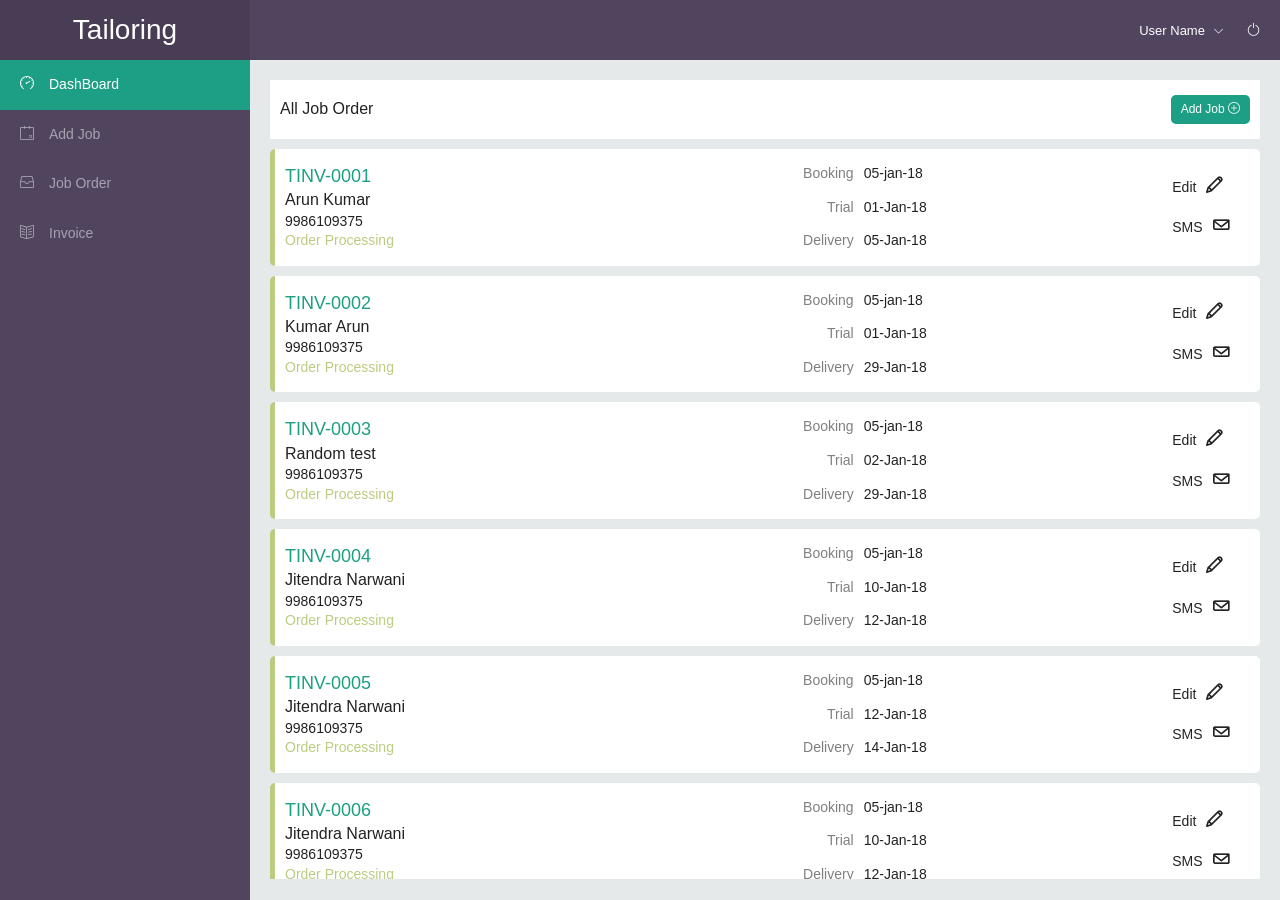
<file: index.html>
<!doctype html>
<html class="no-js" lang="">
    <head>
        <meta charset="utf-8">
        <meta http-equiv="x-ua-compatible" content="ie=edge">
        <title>Dashboard</title>
        <meta name="description" content="">
        <meta name="viewport" content="width=device-width, initial-scale=1, maximum-scale=1, user-scalable=0"/> 

        <link rel="stylesheet" href="css/normalize.css">
        <link rel="stylesheet" href="css/main.css">
        <link rel="stylesheet" href="css/simple-line-icons.css">        
    </head>
    <body>
        <!--[if lte IE 9]>
            <p class="browserupgrade">You are using an <strong>outdated</strong> browser. Please <a href="https://browsehappy.com/">upgrade your browser</a> to improve your experience and security.</p>
        <![endif]-->
        <div class="wrap">
            <header>
                <div class="logo">
                    <h2>Tailoring</h2>
                </div>
                <div class="menu-bar">
                    <i class="icon-menu"></i>
                    <h2>Tailoring</h2>
                </div>
                <div class="user-settings">
                    <ul>
                        <li>User Name <i class="icon-arrow-down"></i></li>
                        <li><i class="icon-power"></i></li>
                    </ul>
                </div>                
            </header>
            <nav>
                <!-- <button class="add-job">Add Job <i class="icon-plus"></i></button> -->
                <ul>
                    <li class="active"><a href="index.html"><i class="icon-speedometer"></i>DashBoard</a></li>
                    <li><a href="add-job.html"><i class="icon-event"></i>Add Job</a></li>
                    <li><a href="#"><i class="icon-drawer"></i>Job Order</a></li>
                    <li><a href="#"><i class="icon-book-open"></i>Invoice</a></li>
                </ul>
            </nav>
            <section class="content">
                <div class="content-wrap list-wrap">
                    <div class="job-list-wrap">
                        <div class="job-top">
                            <h2>All Job Order</h2>
                            <button class="add-job">Add Job <i class="icon-plus"></i></button>
                        </div>
                        <div class="job-list-bottom">
                            <ul>
                                <li class="ready-progress">
                                    <div class="job-wrap">
                                        <div class="job-details ">
                                            <p class="customer-id"># TINV-0001</p>
                                            <p class="customer-name">Adam Clark</p>
                                            <p class="customer-mobile">9986109375</p>
                                            <p class="job-progress">Ready for Trail</p>
                                        </div>
                                        <div class="job-dates">
                                             <p class="job-booking-date"><span>Booking</span><span class="date-text">05-jan-2018</span></p>
                                             <p class="job-trial-date"><span>Trial</span><span class="date-text">05-jan-2018</span></p>
                                             <p class="job-delivery-date"><span>Delivery </span><span class="date-text">05-jan-2018</span></p>
                                        </div>
                                    </div>
                                    <div class="job-tool">
                                         <p class="job-edit">Edit<i class="icon-pencil"></i></p>
                                         <p class="job-sms">SMS<i class="icon-envelope"></i></p>
                                    </div>
                                </li>
                                 <li class="ready-progress">
                                    <div class="job-wrap">
                                        <div class="job-details ">
                                            <p class="customer-id"># TINV-0001</p>
                                            <p class="customer-name">Adam Clark</p>
                                            <p class="customer-mobile">9986109375</p>
                                            <p class="job-progress">Ready for Trail</p>
                                        </div>
                                        <div class="job-dates">
                                             <p class="job-booking-date"><span>Booking</span><span class="date-text">05-jan-2018</span></p>
                                             <p class="job-trial-date"><span>Trial</span><span class="date-text">05-jan-2018</span></p>
                                             <p class="job-delivery-date"><span>Delivery </span><span class="date-text">05-jan-2018</span></p>
                                        </div>
                                    </div>
                                    <div class="job-tool">
                                         <p class="job-edit">SMS<i class="icon-pencil"></i></p>
                                         <p class="job-sms">Eidt<i class="icon-envelope"></i></p>
                                    </div>
                                </li>
                                 <li class="ready-progress">
                                    <div class="job-wrap">
                                        <div class="job-details ">
                                            <p class="customer-id"># TINV-0001</p>
                                            <p class="customer-name">Adam Clark</p>
                                            <p class="customer-mobile">9986109375</p>
                                            <p class="job-progress">Ready for Trail</p>
                                        </div>
                                        <div class="job-dates">
                                             <p class="job-booking-date"><span>Booking</span><span class="date-text">05-jan-2018</span></p>
                                             <p class="job-trial-date"><span>Trial</span><span class="date-text">05-jan-2018</span></p>
                                             <p class="job-delivery-date"><span>Delivery </span><span class="date-text">05-jan-2018</span></p>
                                        </div>
                                    </div>
                                    <div class="job-tool">
                                         <p class="job-edit">SMS<i class="icon-pencil"></i></p>
                                         <p class="job-sms">Eidt<i class="icon-envelope"></i></p>
                                    </div>
                                </li>
                                 <li class="ready-progress">
                                    <div class="job-wrap">
                                        <div class="job-details ">
                                            <p class="customer-id"># TINV-0001</p>
                                            <p class="customer-name">Adam Clark</p>
                                            <p class="customer-mobile">9986109375</p>
                                            <p class="job-progress">Ready for Trail</p>
                                        </div>
                                        <div class="job-dates">
                                             <p class="job-booking-date"><span>Booking Date</span><span class="date-text">05-jan-2018</span></p>
                                             <p class="job-trial-date"><span>Trial Date</span><span class="date-text">05-jan-2018</span></p>
                                             <p class="job-delivery-date"><span>Delivery Date</span><span class="date-text">05-jan-2018</span></p>
                                        </div>
                                    </div>
                                    <div class="job-tool">
                                         <p class="job-edit">SMS<i class="icon-pencil"></i></p>
                                         <p class="job-sms">Eidt<i class="icon-envelope"></i></p>
                                    </div>
                                </li>
                                 <li class="ready-progress">
                                    <div class="job-wrap">
                                        <div class="job-details ">
                                            <p class="customer-id"># TINV-0001</p>
                                            <p class="customer-name">Adam Clark</p>
                                            <p class="customer-mobile">9986109375</p>
                                            <p class="job-progress">Ready for Trail</p>
                                        </div>
                                        <div class="job-dates">
                                             <p class="job-booking-date"><span>Booking Date</span><span class="date-text">05-jan-2018</span></p>
                                             <p class="job-trial-date"><span>Trial Date</span><span class="date-text">05-jan-2018</span></p>
                                             <p class="job-delivery-date"><span>Delivery Date</span><span class="date-text">05-jan-2018</span></p>
                                        </div>
                                    </div>
                                    <div class="job-tool">
                                         <p class="job-edit">SMS<i class="icon-pencil"></i></p>
                                         <p class="job-sms">Eidt<i class="icon-envelope"></i></p>
                                    </div>
                                </li>
                                 <li class="ready-progress">
                                    <div class="job-wrap">
                                        <div class="job-details ">
                                            <p class="customer-id"># TINV-0001</p>
                                            <p class="customer-name">Adam Clark</p>
                                            <p class="customer-mobile">9986109375</p>
                                            <p class="job-progress">Ready for Trail</p>
                                        </div>
                                        <div class="job-dates">
                                             <p class="job-booking-date"><span>Booking Date</span><span class="date-text">05-jan-2018</span></p>
                                             <p class="job-trial-date"><span>Trial Date</span><span class="date-text">05-jan-2018</span></p>
                                             <p class="job-delivery-date"><span>Delivery Date</span><span class="date-text">05-jan-2018</span></p>
                                        </div>
                                    </div>
                                    <div class="job-tool">
                                         <p class="job-edit">SMS<i class="icon-pencil"></i></p>
                                         <p class="job-sms">Eidt<i class="icon-envelope"></i></p>
                                    </div>
                                </li>
                                 <li class="ready-progress">
                                    <div class="job-wrap">
                                        <div class="job-details ">
                                            <p class="customer-id"># TINV-0001</p>
                                            <p class="customer-name">Adam Clark</p>
                                            <p class="customer-mobile">9986109375</p>
                                            <p class="job-progress">Ready for Trail</p>
                                        </div>
                                        <div class="job-dates">
                                             <p class="job-booking-date"><span>Booking Date</span><span class="date-text">05-jan-2018</span></p>
                                             <p class="job-trial-date"><span>Trial Date</span><span class="date-text">05-jan-2018</span></p>
                                             <p class="job-delivery-date"><span>Delivery Date</span><span class="date-text">05-jan-2018</span></p>
                                        </div>
                                    </div>
                                    <div class="job-tool">
                                         <p class="job-edit">SMS<i class="icon-pencil"></i></p>
                                         <p class="job-sms">Eidt<i class="icon-envelope"></i></p>
                                    </div>
                                </li>
                                 <li class="ready-progress">
                                    <div class="job-wrap">
                                        <div class="job-details ">
                                            <p class="customer-id"># TINV-0001</p>
                                            <p class="customer-name">Adam Clark</p>
                                            <p class="customer-mobile">9986109375</p>
                                            <p class="job-progress">Ready for Trail</p>
                                        </div>
                                        <div class="job-dates">
                                             <p class="job-booking-date"><span>Booking Date</span><span class="date-text">05-jan-2018</span></p>
                                             <p class="job-trial-date"><span>Trial Date</span><span class="date-text">05-jan-2018</span></p>
                                             <p class="job-delivery-date"><span>Delivery Date</span><span class="date-text">05-jan-2018</span></p>
                                        </div>
                                    </div>
                                    <div class="job-tool">
                                         <p class="job-edit">SMS<i class="icon-pencil"></i></p>
                                         <p class="job-sms">Eidt<i class="icon-envelope"></i></p>
                                    </div>
                                </li>
                                 <li class="ready-progress">
                                    <div class="job-wrap">
                                        <div class="job-details ">
                                            <p class="customer-id"># TINV-0001</p>
                                            <p class="customer-name">Adam Clark</p>
                                            <p class="customer-mobile">9986109375</p>
                                            <p class="job-progress">Ready for Trail</p>
                                        </div>
                                        <div class="job-dates">
                                             <p class="job-booking-date"><span>Booking Date</span><span class="date-text">05-jan-2018</span></p>
                                             <p class="job-trial-date"><span>Trial Date</span><span class="date-text">05-jan-2018</span></p>
                                             <p class="job-delivery-date"><span>Delivery Date</span><span class="date-text">05-jan-2018</span></p>
                                        </div>
                                    </div>
                                    <div class="job-tool">
                                         <p class="job-edit">SMS<i class="icon-pencil"></i></p>
                                         <p class="job-sms">Eidt<i class="icon-envelope"></i></p>
                                    </div>
                                </li>
                                 <li class="ready-progress">
                                    <div class="job-wrap">
                                        <div class="job-details ">
                                            <p class="customer-id"># TINV-0001</p>
                                            <p class="customer-name">Adam Clark</p>
                                            <p class="customer-mobile">9986109375</p>
                                            <p class="job-progress">Ready for Trail</p>
                                        </div>
                                        <div class="job-dates">
                                             <p class="job-booking-date"><span>Booking Date</span><span class="date-text">05-jan-2018</span></p>
                                             <p class="job-trial-date"><span>Trial Date</span><span class="date-text">05-jan-2018</span></p>
                                             <p class="job-delivery-date"><span>Delivery Date</span><span class="date-text">05-jan-2018</span></p>
                                        </div>
                                    </div>
                                    <div class="job-tool">
                                         <p class="job-edit">SMS<i class="icon-pencil"></i></p>
                                         <p class="job-sms">Eidt<i class="icon-envelope"></i></p>
                                    </div>
                                </li>
                                 <li class="ready-progress">
                                    <div class="job-wrap">
                                        <div class="job-details ">
                                            <p class="customer-id"># TINV-0001</p>
                                            <p class="customer-name">Adam Clark</p>
                                            <p class="customer-mobile">9986109375</p>
                                            <p class="job-progress">Ready for Trail</p>
                                        </div>
                                        <div class="job-dates">
                                             <p class="job-booking-date"><span>Booking Date</span><span class="date-text">05-jan-2018</span></p>
                                             <p class="job-trial-date"><span>Trial Date</span><span class="date-text">05-jan-2018</span></p>
                                             <p class="job-delivery-date"><span>Delivery Date</span><span class="date-text">05-jan-2018</span></p>
                                        </div>
                                    </div>
                                    <div class="job-tool">
                                         <p class="job-edit">SMS<i class="icon-pencil"></i></p>
                                         <p class="job-sms">Eidt<i class="icon-envelope"></i></p>
                                    </div>
                                </li>
                                 <li class="ready-progress">
                                    <div class="job-wrap">
                                        <div class="job-details ">
                                            <p class="customer-id"># TINV-0001</p>
                                            <p class="customer-name">Adam Clark</p>
                                            <p class="customer-mobile">9986109375</p>
                                            <p class="job-progress">Ready for Trail</p>
                                        </div>
                                        <div class="job-dates">
                                             <p class="job-booking-date"><span>Booking Date</span><span class="date-text">05-jan-2018</span></p>
                                             <p class="job-trial-date"><span>Trial Date</span><span class="date-text">05-jan-2018</span></p>
                                             <p class="job-delivery-date"><span>Delivery Date</span><span class="date-text">05-jan-2018</span></p>
                                        </div>
                                    </div>
                                    <div class="job-tool">
                                         <p class="job-edit">SMS<i class="icon-pencil"></i></p>
                                         <p class="job-sms">Eidt<i class="icon-envelope"></i></p>
                                    </div>
                                </li>
                                                       
                            </ul>
                        </div>
                    </div>
                    <div class="job-invoice-wrap">
                        <div class="invoice-info-wrap">
                            <div class="invoice-details">
                                <h2>Job Order</h2>
                                <p>Job Order# <span>SO-00020</span> </p>
                                <p>Order Date<span>18/10/2017</span> </p>
                            </div>
                            <div class="shipping-details">
                                <h3>Billing Address</h3>
                                <p class="billing-customer-name">Adam Clark</p>
                                <p class="billing-customer-street">701 N Santa Anita Avek</p>
                                <p class="billing-customer-city">Arcadia</p>
                                <p class="billing-customer-state">United States - 642126</p>
                                <p class="billing-customer-ph">9986109375</p>
                            </div>
                        </div>
                        <div class="invoice-table">
                            <table>
                                <thead>
                                    <tr>
                                        <th>Items & Description</th>
                                        <th>Quantity</th>
                                        <th>Rate</th>
                                        <th class="td-right">Amount</th>
                                    </tr>
                                </thead>
                                <tbody>
                                    <tr>
                                        <td>Barble Doll-Mackle</td>
                                        <td>3</td>
                                        <td>30</td>
                                        <td class="td-right">90.00</td>
                                    </tr>
                                    <tr>
                                        <td>Barble Doll-Mackle</td>
                                        <td>3</td>
                                        <td>30</td>
                                        <td class="td-right">90.00</td>
                                    </tr>
                                    <tr>
                                        <td>Barble Doll-Mackle</td>
                                        <td>3</td>
                                        <td>30</td>
                                        <td class="td-right">90.00</td>
                                    </tr>
                                    <tr>
                                        <td>Barble Doll-Mackle</td>
                                        <td>3</td>
                                        <td>30</td>
                                        <td class="td-right">90.00</td>
                                    </tr>
                                     <tr>
                                        <td>Barble Doll-Mackle</td>
                                        <td>3</td>
                                        <td>30</td>
                                        <td class="td-right">90.00</td>
                                    </tr>
                                     <tr>
                                        <td>Barble Doll-Mackle</td>
                                        <td>3</td>
                                        <td>30</td>
                                        <td class="td-right">90.00</td>
                                    </tr>
                                     <tr>
                                        <td>Barble Doll-Mackle</td>
                                        <td>3</td>
                                        <td>30</td>
                                        <td class="td-right">90.00</td>
                                    </tr>
                                     <tr>
                                        <td>Barble Doll-Mackle</td>
                                        <td>3</td>
                                        <td>30</td>
                                        <td class="td-right">90.00</td>
                                    </tr>
                                     <tr>
                                        <td>Barble Doll-Mackle</td>
                                        <td>3</td>
                                        <td>30</td>
                                        <td class="td-right">90.00</td>
                                    </tr>
                                     <tr>
                                        <td>Barble Doll-Mackle</td>
                                        <td>3</td>
                                        <td>30</td>
                                        <td class="td-right">90.00</td>
                                    </tr>
                                     <tr>
                                        <td>Barble Doll-Mackle</td>
                                        <td>3</td>
                                        <td>30</td>
                                        <td class="td-right">90.00</td>
                                    </tr>
                                     <tr>
                                        <td>Barble Doll-Mackle</td>
                                        <td>3</td>
                                        <td>30</td>
                                        <td class="td-right">90.00</td>
                                    </tr>
                                </tbody>
                                <tfoot>
                                    <tr>
                                        <td colspan="3" class="td-right">Total Amount</td>
                                        <td class="td-right">360.00</td>
                                    </tr>
                                </tfoot>
                            </table>
                        </div>
                    </div>
                </div>
            </section>

            <section class="sms-edit-wrap">
                <div class="close">
                    <div class="close-heding">SMS Edit Panel</div>
                    <div class="close-button"><i class="icon-arrow-right"></i><i class="icon-arrow-left"></i></div>
                </div>
                <div class="dropdown">
                    <label>Select SMS Template</label>
                    <select style="display: none;">
                        <option value="1">Trail</option>
                        <option value="2">Delivery</option>
                        <option value="3">promotion</option>
                    </select>
                    <div class="nice-select" tabindex="0">
                        <span class="current">Some option</span>
                        <ul class="list">
                            <li data-value="1" class="option selected focus">Trail</li>
                            <li data-value="2" class="option">Delivery</li>
                            <li data-value="3" class="option">promotion</li>
                        </ul>
                    </div>
                </div>
                <div class="sms-edit-text">
                    <label>SMS Edit</label>
                    <textarea class="form-control" name="smsText"  rows="5" cols="100"></textarea>
                </div>
                <div class="sms-button">
                    <button>Send</button>
                </div>                  
            </section>
        </div>

        <script src="js/vendor/modernizr-3.5.0.min.js"></script>
        <script src="js/vendor/jquery-3.2.1.min.js"></script>
       <!-- <script>window.jQuery || document.write('<script src="js/vendor/jquery-3.2.1.min.js"><\/script>')</script> -->
        <script src="js/plugins.js"></script>
        <script src="js/main.js"></script>
        <script src="js/datepicker.js"></script>
        <script src="js/jquery.nicescroll.min.js"></script>       
    </body>
</html>
</file>
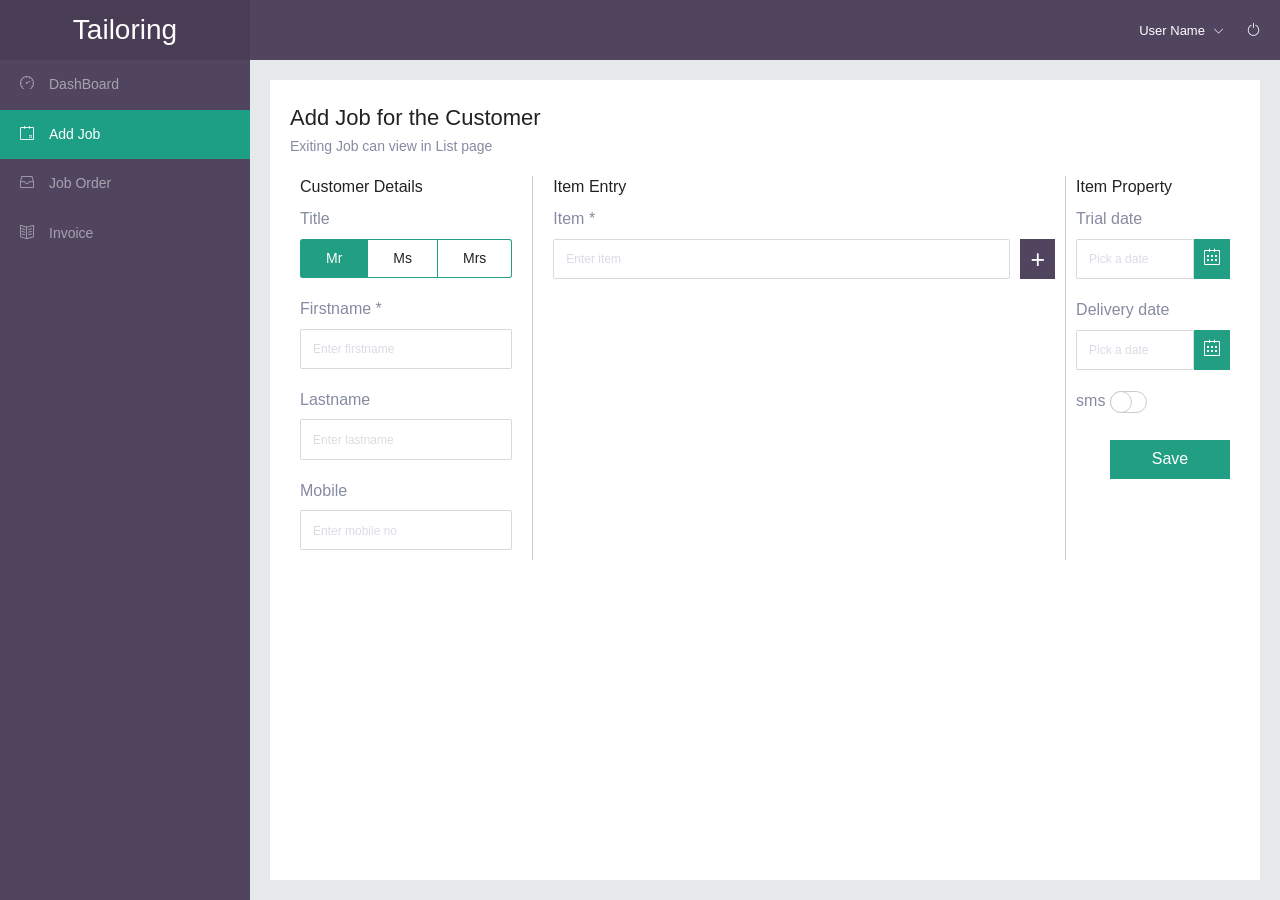
<file: add-job.html>
<!doctype html>
<html class="no-js" lang="">
    <head>
        <meta charset="utf-8">
        <meta http-equiv="x-ua-compatible" content="ie=edge">
        <title>Add Job</title>
        <meta name="description" content="">
        <meta name="viewport" content="width=device-width, initial-scale=1, maximum-scale=1, user-scalable=0"/> 
        <link rel="stylesheet" href="css/normalize.css">
        <link rel="stylesheet" href="css/main.css">
        <link rel="stylesheet" href="css/simple-line-icons.css">
        <link rel="stylesheet" href="css/datepicker.css">                
    </head>
    <body>
        <!--[if lte IE 9]>
            <p class="browserupgrade">You are using an <strong>outdated</strong> browser. Please <a href="https://browsehappy.com/">upgrade your browser</a> to improve your experience and security.</p>
        <![endif]-->
        <div class="wrap">
            <header>
                <div class="logo">
                    <h2>Tailoring</h2>
                </div>
                <div class="menu-bar">
                    <i class="icon-menu"></i>
                    <h2>Tailoring</h2>
                </div>
                <div class="user-settings">
                    <ul>
                        <li>User Name <i class="icon-arrow-down"></i></li>
                        <li><i class="icon-power"></i></li>
                    </ul>
                </div>                
            </header>
            <nav>
                <!-- <button class="add-job">Add Job <i class="icon-plus"></i></button> -->
                <ul>
                    <li><a href="index.html"><i class="icon-speedometer"></i>DashBoard</a></li>
                    <li class="active"><a href="add-job.html"><i class="icon-event"></i>Add Job</a></li>
                    <li><a href="#"><i class="icon-drawer"></i>Job Order</a></li>
                    <li><a href="#"><i class="icon-book-open"></i>Invoice</a></li>
                </ul>
            </nav>
            <section class="content add-job-wrap">
                <div class="content-wrap">
                    <div class="form-wrap">
                        <div class="page-heading">
                            <h2>Add Job for the Customer</h2>
                            <p>Exiting Job can view in List page</p>
                        </div>
                        <form action="#" method="post" id="jobForm">
                            <div class="row customer-details">
                                <p class="box-heading">Customer Details</p>
                                 <div class="form-group select-wrap">
                                    <label class="form-control-label">Title</label>
                                    <ul class="select">
                                        <li class="active">Mr</li>
                                        <li>Ms</li>
                                        <li>Mrs</li>
                                    </ul>
                                </div>
                                <div class="form-group">
                                    <label class="form-control-label">Firstname <span class="tx-danger">*</span></label>
                                    <input class="form-control" type="text" name="firstname" id="firstName" placeholder="Enter firstname">
                                </div>
                                <div class="form-group">
                                    <label class="form-control-label">Lastname </label>
                                    <input class="form-control" type="text" name="lastname" id="lastName" placeholder="Enter lastname">
                                </div>
                                <div class="form-group mobile-wrap">
                                    <label class="form-control-label">Mobile</label>
                                    <input class="form-control" type="tel" name="mobileno" id="mobileNo" placeholder="Enter mobile no">
                                </div>
                            </div>
                            <div class="row entry-wrap">
                                <p class="box-heading">Item Entry</p>
                                <div class="form-group item-wrap">
                                    <label class="form-control-label">Item <span class="tx-danger">*</span></label>
                                    <div class="item-form">
                                        <input class="form-control" type="text" name="item" id="jobTxt" placeholder="Enter item">
                                        <button class="add-row" title="Add job" type="button">+</button>
                                    </div>
                                </div>
                            </div>
                            <div class="row item-mis">
                                <p class="box-heading">Item Property</p>
                                <div class="form-group">
                                    <label class="form-control-label">Trial date</label>
                                    <div class="date-form">
                                        <input class="form-control" type="text" id="trialDate" data-toggle="datepicker" name="trialDate" placeholder="Pick a date">
                                        <span class="input-group-btn">
                                          <button type="button" class="btn btn-default docs-datepicker-trigger" disabled="">
                                            <i class="icon-calendar" aria-hidden="true"></i>
                                          </button>
                                        </span>
                                    </div>
                                </div>
                                <div class="form-group">
                                    <label class="form-control-label">Delivery date</label>
                                    <div class="date-form">
                                        <input class="form-control" data-toggle="datepicker" id="deliveryDate" type="text" name="deliveryDate" placeholder="Pick a date">
                                        <span class="input-group-btn">
                                          <button type="button" class="btn btn-default docs-datepicker-trigger" disabled="">
                                            <i class="icon-calendar" aria-hidden="true"></i>
                                          </button>
                                        </span>
                                    </div>
                                </div>
                                <div class="form-group mobile-wrap">
                                    <label class="form-control-label">sms</label>
                                    <input type='checkbox' class='check-switch' id='smsCheckbox'>
                                    <label class="form-control-label" for="smsCheckbox"></label>
                                    <textarea class="form-control" name="smsText" id="smsText" rows="5" cols="100"></textarea>
                                </div>
                                <div class="form-group submit-wrap">
                                    <input type='submit' value="Save" id="saveJob">
                                </div>
                            </div>
                        </form>
                    </div>                   
                </div>
            </section>
        </div>

        <script src="js/vendor/modernizr-3.5.0.min.js"></script>
        <script src="js/vendor/jquery-3.2.1.min.js"></script>
       <!-- <script>window.jQuery || document.write('<script src="js/vendor/jquery-3.2.1.min.js"><\/script>')</script> -->
        <script src="js/plugins.js"></script>
        <script src="js/main.js"></script>
        <script src="js/datepicker.js"></script>
        <script src="js/jquery.nicescroll.min.js"></script> 
    </body>
</html>
</file>
<file: css/main.css>
/*! HTML5 Boilerplate v6.0.1 | MIT License | https://html5boilerplate.com/ */

/*
 * What follows is the result of much research on cross-browser styling.
 * Credit left inline and big thanks to Nicolas Gallagher, Jonathan Neal,
 * Kroc Camen, and the H5BP dev community and team.
 */

/* ==========================================================================
   Base styles: opinionated defaults
   ========================================================================== */

html {
    color: #222;
    font-size: 1em;
    line-height: 1.4;
}

*,*:before,*:after{
    -webkit-box-sizing: border-box;
            box-sizing: border-box;
}


body {
  font-family: -apple-system,BlinkMacSystemFont,"Segoe UI",Roboto,Oxygen-Sans,Ubuntu,Cantarell,"Helvetica Neue",sans-serif;
  background-color: #E6E9EA;
}
/*
 * Remove text-shadow in selection highlight:
 * https://twitter.com/miketaylr/status/12228805301
 *
 * Vendor-prefixed and regular ::selection selectors cannot be combined:
 * https://stackoverflow.com/a/16982510/7133471
 *
 * Customize the background color to match your design.
 */

::-moz-selection {
    background: #b3d4fc;
    text-shadow: none;
}

::selection {
    background: #b3d4fc;
    text-shadow: none;
}

/*
 * A better looking default horizontal rule
 */

hr {
    display: block;
    height: 1px;
    border: 0;
    border-top: 1px solid #ccc;
    margin: 1em 0;
    padding: 0;
}



/*
 * Remove the gap between audio, canvas, iframes,
 * images, videos and the bottom of their containers:
 * https://github.com/h5bp/html5-boilerplate/issues/440
 */

audio,
canvas,
iframe,
img,
svg,
video {
    vertical-align: middle;
}

/*
 * Remove default fieldset styles.
 */

fieldset {
    border: 0;
    margin: 0;
    padding: 0;
}

/*
 * Allow only vertical resizing of textareas.
 */

textarea {
    resize: vertical;
}

ul,ol{
    list-style: none;
    padding: 0px;
    margin: 0px;
}

/* ==========================================================================
   Browser Upgrade Prompt
   ========================================================================== */

.browserupgrade {
    margin: 0.2em 0;
    background: #ccc;
    color: #000;
    padding: 0.2em 0;
}

/* ==========================================================================
   Author's custom styles
   ========================================================================== */

header{
    width: 100%;
    height: 60px;
    background-color: #51445f;
    position: fixed;
    display: -webkit-box;
    display: -ms-flexbox;
    display: flex;
    -webkit-box-orient: horizontal;
    -webkit-box-direction: normal;
        -ms-flex-flow: row wrap;
            flex-flow: row wrap;
    -webkit-box-pack: justify;
        -ms-flex-pack: justify;
            justify-content: space-between;
    z-index: 999;
}

nav{
    width: 250px;
    height: calc(100vh - 60px);
    background-color:#51445f;
    position: fixed;
    top:60px;
    z-index: 999;
}


section.content{
    width: 100%;
    height: 100vh;
    padding-top: 80px;
    padding-left: 270px;
    padding-right: 20px;
    padding-bottom: 20px;
}

.content-wrap {
    background-color: #fff;
    width: 100%;
    height: 100%;
    display: -webkit-box;
    display: -ms-flexbox;
    display: flex;
    -webkit-box-pack: justify;
        -ms-flex-pack: justify;
            justify-content: space-between;
    -webkit-box-orient: horizontal;
    -webkit-box-direction: normal;
        -ms-flex-flow: row wrap;
            flex-flow: row wrap;
}

.logo {
    width: 250px;
    background-color: #493d55;
    text-align: center;
    -webkit-box-pack: center;
        -ms-flex-pack: center;
            justify-content: center;
    display: -webkit-box;
    display: -ms-flexbox;
    display: flex;
    -webkit-box-align: center;
        -ms-flex-align: center;
            align-items: center;
}

.logo h2 {
    font-size: 28px;
    font-weight: 300;
    line-height: 0;
    color: #fff;
    -webkit-box-flex: 1;
        -ms-flex: 1;
            flex: 1;
}

.menu-bar {
    display: none;
    -webkit-box-pack: center;
        -ms-flex-pack: center;
            justify-content: center;
    -webkit-box-orient: horizontal;
    -webkit-box-direction: normal;
        -ms-flex-flow: row wrap;
            flex-flow: row wrap;
    -ms-flex-item-align: center;
        align-self: center;
    padding-left: 20px;
}

.menu-bar .icon-menu {
    font-size: 18px;
    font-weight: 300;
    color: #fff;
    -ms-flex-item-align: center;
        align-self: center;
}

.menu-bar h2 {
    line-height: 0;
    font-size: 18px;
    font-weight: 300;
    line-height: 0;
    color: #fff;
    padding-left: 10px;
}

.user-settings{
    -ms-flex-item-align: center;
        align-self: center;
    -webkit-box-pack: end;
        -ms-flex-pack: end;
            justify-content: flex-end;
    padding: 10px;
}

.user-settings li {
    display: inline;
    padding: 0 10px;
    color: #fff;
    font-size: 13px;
    cursor: pointer;
}

.user-settings li .icon-arrow-down{
    font-size: 9px;
    padding-left: 5px;
}

nav li a {
    color: rgba(255, 255, 255, 0.5);
    text-decoration: none;
    padding: 15px 20px;
    display: block;
    font-size: 14px;
    -webkit-transition: all 0.2s linear;
    -o-transition: all 0.2s linear;
    transition: all 0.2s linear;
    -webkit-user-select: none;
    -moz-user-select: none;
    -ms-user-select: none;
    user-select: none;
}

nav li i {
    padding-right: 15px;
}

nav li:not(.active):hover a {
    background-color: rgba(0, 0, 0, 0.2);
    color: white;
}

nav li.active{
    background-color:#1C9F84;
}

nav li.active a{
    color: #fff;
}

.list-wrap{
    background-color: transparent !important;
}

.job-list-wrap {
    /* width: 25%; */
    height: 100%;
    /* float: left; */
    overflow: hidden;
    -webkit-box-flex: 2;
        -ms-flex: 2;
            flex: 2;
}

.job-top {
    width: 100%;
    display: -webkit-box;
    display: -ms-flexbox;
    display: flex;
    padding: 5px 10px;
    background-color: #fff;
}

.job-top h2 {
    font-size: 16px;
    -webkit-box-flex: 1;
        -ms-flex: 1;
            flex: 1;
    font-weight: 500;
}

button.add-job {
    width: auto;
    margin: 10px auto;
    /* display: block; */
    padding: 5px 10px;
    border: none;
    background-color: #1C9F84;
    border-radius: 5px;
    line-height: 1.5;
    font-size: 12px;
    color: #fff;
    cursor: pointer;
    /* flex: 0;*/
}



/*button.add-job{
        background: #3dbe8b;
    background: -webkit-linear-gradient(#43c692,#39b885);
    background: linear-gradient(#43c692,#39b885);
    border: 1px solid #1f7c57;
    box-shadow: inset #4fd3aa 0 1px;
    color: #fff;
    position: relative;
    text-decoration: none;
    text-shadow: #1c8f3d 0 1px 0;
    text-transform: uppercase;
    font-size: 14px;
    transition: background 150ms;
    padding: 5px 20px;
    border-radius: 3px;
    cursor: pointer;
}*/

.job-list-bottom{
    overflow-y: auto;
    height: calc(100% - 60px);
}

.job-list-bottom li {
       padding: 15px 10px;
    font-size: 14px;
    display: -webkit-box;
    display: -ms-flexbox;
    display: flex;
    -webkit-box-pack: justify;
        -ms-flex-pack: justify;
            justify-content: space-between;
    /* border-bottom: 1px solid #f0f0f0; */
    /* border: 10px solid rgb(229, 232, 233); */
    /* border-right: 0; */
    /* border-left: 0; */
    margin: 10px 0;
    background-color: #fff;
    border-radius: 5px;
}

.job-list-bottom li:last-child{
    margin-bottom:0;
}

.job-wrap{
    display: -webkit-box;
    display: -ms-flexbox;
    display: flex;
    -webkit-box-flex: 10;
        -ms-flex: 10;
            flex: 10;
}

/*.job-list-bottom li:nth-child(odd) {
    background-color: #F5F5F5;
}
.job-list-bottom li:nth-child(even) {
    background-color: #fff;
}*/

/*.job-list-bottom li:hover {
    background-color: #F5F5F5;
}*/

.job-dates{
    display: -webkit-box;
    display: -ms-flexbox;
    display: flex;
    -webkit-box-orient: vertical;
    -webkit-box-direction: normal;
        -ms-flex-direction: column;
            flex-direction: column;
    -webkit-box-pack: justify;
        -ms-flex-pack: justify;
            justify-content: space-between;
}

.job-dates p{
    display: -webkit-box;
    display: -ms-flexbox;
    display: flex;
}

.job-dates p span:first-child {
        width: 130px;
    text-align: right;
    margin-right: 10px;
    color: rgba(0,0,0,.5);
}

.job-details .customer-id{
    color: #1C9F84;
    font-weight: 500;
    font-size: 18px;
}    

.job-list-bottom li p{
    margin: 0px;
}

.ready-progress{
        border-left: 5px solid rgb(187, 204, 128);
}
.ready-progress .job-progress{
     font-size: 14px;
    color: rgb(187, 204, 128);
    font-weight: 500;
}
   

.job-tool{
    display: -webkit-box;
    display: -ms-flexbox;
    display: flex;
    -ms-flex-pack: distribute;
        justify-content: space-around;
    -ms-flex-item-align: center;
        align-self: center;
        -webkit-box-flex: 1;
            -ms-flex: 1;
                flex: 1;
    -webkit-box-orient: vertical;
    -webkit-box-direction: normal;
        -ms-flex-direction: column;
            flex-direction: column;
}

.job-tool p {
    font-size: 14px;
    padding: 10px;
}
.job-tool p i{
        font-size: 16px;
    margin-left: 10px;
    font-weight: bold;    
    cursor: pointer;
}

.customer-name,.job-amount{
    font-size: 16px;
    font-weight: 500;
}

.bill-no{
    color: #1C9F84;
    font-weight: 500;
}

.bill-no span{
    color: #949493;
    font-weight: normal;
}

.job-badge{
    text-align: right;
    background-color: #53AAE1;
    float: right;
    padding: 3px 5px;
    border-radius: 3px;
    color: #fff;
    font-size: 11px;
    text-transform: capitalize;
}

.job-invoice-wrap {
    /* float: left; */
    /* width: 75%; */
    height: 100%;
    overflow-y: auto;
    -webkit-box-flex: 3;
        -ms-flex: 3;
            flex: 3;
    padding: 60px;
    display: none;
}

.invoice-info-wrap {
    display: -webkit-box;
    display: -ms-flexbox;
    display: flex;
    -webkit-box-pack: justify;
        -ms-flex-pack: justify;
            justify-content: space-between;
}

.invoice-details h2 {
    font-size: 32px;
    line-height: 0;
}

.shipping-details h3 {
    font-size: 16px;
    font-weight: 500;
}

.shipping-details p {
    margin: 0;
}

.invoice-table{
    margin-top: 40px;
}

table{
    width: 100%;
    border-collapse: collapse;
}

table thead tr th{
   text-align: left;
    background-color: #E6E9EA;
    border: none;
}
table thead tr th,table tbody tr td,table tfoot tr td{
    padding: 15px;
}

table tbody tr{
    border-bottom: 1px solid #1C9F84;
}

table tbody tr td{
    font-size: 14px;
}

table tfoot tr td{
    font-size: 26px;
    font-weight: 400;
}

.td-left{
    text-align:left;
}
.td-right{
    text-align:right;
}


.form-wrap {
    width: 100%;
    padding: 20px;
}

.form-wrap form{
    display: -webkit-box;
    display: -ms-flexbox;
    display: flex;
    -webkit-box-pack: justify;
        -ms-flex-pack: justify;
            justify-content: space-between;
}

.row.customer-details {
    -webkit-box-flex: 1;
        -ms-flex: 1;
            flex: 1;
    border-right: 1px solid #ccc;
    padding-right: 10px;
}

.row.entry-wrap{
    -webkit-box-flex: 3;
        -ms-flex: 3;
            flex: 3;
    padding-left: 10px;
    border-right: 1px solid #ccc;
}

.form-group{
    padding: 10px;
    position: relative;
}

.box-heading{
    padding: 0 10px;
    margin: 0px;
}

label {
    display: inline-block;
    margin-bottom: .5rem;
    color: #868ba1;
}

.form-control{
    display: block;
    width: 100%;
    padding: 0.65rem 0.75rem;
    font-size: 0.875rem;
    line-height: 1.25;
    color: #495057;
    background-color: #fff;
    background-image: none;
    background-clip: padding-box;
    border: 1px solid rgba(0, 0, 0, 0.15);
    border-radius: 2px;
    -webkit-transition: border-color ease-in-out 0.15s, -webkit-box-shadow ease-in-out 0.15s;
    transition: border-color ease-in-out 0.15s, -webkit-box-shadow ease-in-out 0.15s;
    -o-transition: border-color ease-in-out 0.15s, box-shadow ease-in-out 0.15s;
    transition: border-color ease-in-out 0.15s, box-shadow ease-in-out 0.15s;
    transition: border-color ease-in-out 0.15s, box-shadow ease-in-out 0.15s, -webkit-box-shadow ease-in-out 0.15s;
}

.form-control:focus{
    color: #495057;
    background-color: #fff;
    border-color: #229E83;
    outline: none;
}

.form-group  .select{
    display: -webkit-box;
    display: -ms-flexbox;
    display: flex;
}

.form-group .select li{
     /*display: inline-table;*/
    /* width: 45px; */
    text-align: center;
    padding: 10px 25px;
    font-size: 0.875rem;
    line-height: 1.25;
    /* border: 1px solid rgba(0, 0, 0, 0.15); */
    /* border-radius: 2px; */
    /* float: left; */
    border: 1px solid #229E83;
    cursor: pointer;
        -webkit-user-select: none;
           -moz-user-select: none;
            -ms-user-select: none;
                user-select: none;
}

.form-group .select li:hover{
    background-color: rgba(232, 228, 228, 0.5);
}

.form-group .select li.active{
    background-color:  #229E83;
    color: #fff;
}

.form-group .select li:first-child{
    border-right:none;
    border-radius:3px 0 0 3px;
}

.form-group .select li:last-child{
    border-left:none;
    border-radius:0px 3px 3px 0;
}

.page-heading{
    margin-bottom: 20px;
}

.page-heading h2{
    line-height: 0;
    font-size: 22px;
    font-weight: 400;
}

.page-heading p{
    margin: 0;
    font-size: 14px;
    color: #868ba1;
}

.item-form{
    display: -webkit-box;
    display: -ms-flexbox;
    display: flex;
    margin-bottom: 10px;
}

#smsText{
    font-size: 14px;
    line-height: 2;
    display: none;
}   
.add-row{
    background-color: #51445f;
    border: none;
    color: #fff;
    font-size: 25px;
    cursor: pointer;
    text-align: center;
    padding: 0 10px;
    margin-left: 10px;
    
}

.delete-row{
    padding: 0 10px;
    background-color: #51445f;
    border: none;
    color: #fff;
    font-size: 16px;
    cursor: pointer;
    margin-left: 10px;
}

.row.item-mis{
    -webkit-box-flex: 1;
        -ms-flex: 1;
            flex: 1;
}

#jobTxt.error,#jobTxt.error:focus{
    border-color: #ff7b76 !important;
    outline:none;
}

.error{
    border-color: #ff7b76 !important;
    outline:none;
}


.date-form {
    display: -webkit-box;
    display: -ms-flexbox;
    display: flex;
}

.date-form button{
    height: 100%;
    background-color: #229E83;
    border: none;
    color: #fff;
    cursor: pointer;
    padding: 0 10px;
}
    

::-webkit-input-placeholder { /* Chrome/Opera/Safari */
  color: rgba(134,139,161,0.3);
  font-size: 12px;
}
::-moz-placeholder { /* Firefox 19+ */
  color:  rgba(134,139,161,0.3);
  font-size: 12px;
}
:-ms-input-placeholder { /* IE 10+ */
  color:  rgba(134,139,161,0.3);
  font-size: 12px;
}
:-moz-placeholder { /* Firefox 18- */
  color: rgba(134,139,161,0.3);
  font-size: 12px;
}
/* ==========================================================================
   Helper classes
   ========================================================================== */

/*
 * Hide visually and from screen readers
 */



input[type="checkbox"].check-switch {
    position: absolute;
    margin: 8px 0 0 16px;    
}
input[type="checkbox"].check-switch + label {
    position: relative;
    padding: 7px 0 0 50px;
    line-height: 2.0em;
    cursor: pointer;
}
input[type="checkbox"].check-switch + label:before {
    content: "";
    position: absolute;
    display: block;
    left: 0;
    top: 0;
    width: 37px; /* x*5 */
    height: 22px; /* x*3 */
    border-radius: 16px; /* x*2 */
    background: #fff;
    border: 1px solid #ccc;
    -webkit-transition: all 0.3s;
    -o-transition: all 0.3s;
    transition: all 0.3s;
}
input[type="checkbox"].check-switch + label:after {
    content: "";
    position: absolute;
    display: block;
    left: 0px;
    top: 0px;
    width: 22px; /* x*3 */
    height: 22px; /* x*3 */
    border-radius: 16px; /* x*2 */
    background: #fff;
    border: 1px solid #ccc;
    -webkit-transition: all 0.3s;
    -o-transition: all 0.3s;
    transition: all 0.3s;
}

input[type="checkbox"].check-switch:checked + label:after {
    margin-left: 16px;
}
input[type="checkbox"].check-switch:checked + label:before {
    background: #229E83;
}


input[type="checkbox"].check-switch:checked ~ #smsText {
    display: block;
}

input[type="checkbox"].check-switch + label:focus{
     color: #495057;
    background-color: #fff;
    border-color: #229E83;
    outline: none;
}

.hidden {
    display: none !important;
}


.submit-wrap{
    display: -webkit-box;
    display: -ms-flexbox;
    display: flex;
    -webkit-box-pack: end;
        -ms-flex-pack: end;
            justify-content: flex-end;
}

.submit-wrap input[type="submit"]{
    background-color: #229E83;
    color: #fff;
    border: navajowhite;
    padding: 10px;
    min-width: 120px;
    cursor: pointer;
    border-radius: 0;
}


.sms-edit-wrap {
    width: 320px;
    background-color: #fff;
    border-left: 1px solid rgba(239, 239, 239, 0.7);
    height: 100vh;
    position: fixed;
    top: 0;
    right: 0;
    -webkit-transform: translateX(320px);
        -ms-transform: translateX(320px);
            transform: translateX(320px);
    padding: 70px 10px 10px 10px;
     -webkit-transition: all 0.2s linear;
    -o-transition: all 0.2s linear;
    transition: all 0.2s linear;
    -webkit-user-select: none;
        z-index: 99;
}

.sms-edit-wrap.right-slide {
       
    -webkit-transform: translate(0);
       
        -ms-transform: translate(0);
       
            transform: translate(0);
}


.sms-edit-wrap .close {
    display: -webkit-box;
    display: -ms-flexbox;
    display: flex;
    /* justify-content: space-between; */
    -webkit-box-pack: justify;
        -ms-flex-pack: justify;
            justify-content: space-between;
}

.sms-edit-wrap .close-heding {
    font-size: 16px;
    font-weight: 500;
}

.sms-edit-wrap .close-button {
    /* align-content: flex-end; */
    font-size: 14px;
    /* font-weight: bold; */
        cursor: pointer;
}

.close-button .icon-arrow-right {
    margin-right: -8px;
}


.dropdown{
    display: -webkit-box;
    display: -ms-flexbox;
    display: flex;
    -webkit-box-orient: vertical;
    -webkit-box-direction: normal;
        -ms-flex-direction: column;
            flex-direction: column;
    margin: 10px 0;
}

.nice-select {
  -webkit-tap-highlight-color: transparent;
  background-color: #fff;
  border:1px solid rgba(0, 0, 0, 0.15);
  -webkit-box-sizing: border-box;
          box-sizing: border-box;
  clear: both;
  cursor: pointer;
  display: block;
  float: left;
  font-family: inherit;
  font-size: 14px;
  font-weight: normal;
  height: 42px;
  line-height: 40px;
  outline: none;
  padding-left: 18px;
  padding-right: 30px;
  position: relative;
  text-align: left !important;
  -webkit-transition: all 0.2s ease-in-out;
  -o-transition: all 0.2s ease-in-out;
  transition: all 0.2s ease-in-out;
  -webkit-user-select: none;
     -moz-user-select: none;
      -ms-user-select: none;
          user-select: none;
  white-space: nowrap;
  width: auto; }
  .nice-select:hover {
    border-color: #dbdbdb; }
  .nice-select:active, .nice-select.open, .nice-select:focus {
    border-color: #229E83;
    outline: none;
     }
  .nice-select:after {
        content: "\e604";
    font-family: 'simple-line-icons';
    /* border-bottom: 2px solid #999; */
    /* border-right: 2px solid #999; */
    /* content: ''; */
    display: block;
    height: 5px;
    margin-top: -4px;
    pointer-events: none;
    position: absolute;
    right: 12px;
    top: 15%;
    /* -webkit-transform-origin: 66% 66%; */
    -ms-transform-origin: 66% 66%;
    /* transform-origin: 66% 66%; */
    /* -webkit-transform: rotate(45deg); */
    -ms-transform: rotate(45deg);
    /* transform: rotate(45deg); */
    -webkit-transition: all 0.15s ease-in-out;
    -o-transition: all 0.15s ease-in-out;
    transition: all 0.15s ease-in-out;
    width: 10px; }
  .nice-select.open .list {
    opacity: 1;
    pointer-events: auto;
    -webkit-transform: scale(1) translateY(0);
        -ms-transform: scale(1) translateY(0);
            transform: scale(1) translateY(0); }
  .nice-select.disabled {
    border-color: #ededed;
    color: #999;
    pointer-events: none; }
    .nice-select.disabled:after {
      border-color: #cccccc; }
  .nice-select.wide {
    width: 100%; }
    .nice-select.wide .list {
      left: 0 !important;
      right: 0 !important; }
  .nice-select.right {
    float: right; }
    .nice-select.right .list {
      left: auto;
      right: 0; }
  .nice-select.small {
    font-size: 12px;
    height: 36px;
    line-height: 34px; }
    .nice-select.small:after {
      height: 4px;
      width: 4px; }
    .nice-select.small .option {
      line-height: 34px;
      min-height: 34px; }
  .nice-select .list {
    background-color: #fff;
    -webkit-box-shadow: 0 0 0 1px rgb(232, 232, 232);
            box-shadow: 0 0 0 1px rgb(232, 232, 232);
    -webkit-box-sizing: border-box;
            box-sizing: border-box;
    margin-top: 4px;
    opacity: 0;
    overflow: hidden;
    padding: 0;
    pointer-events: none;
    position: absolute;
    top: 100%;
    left: 0;
    -webkit-transform-origin: 50% 0;
        -ms-transform-origin: 50% 0;
            transform-origin: 50% 0;
    -webkit-transform: scale(0.75) translateY(-21px);
        -ms-transform: scale(0.75) translateY(-21px);
            transform: scale(0.75) translateY(-21px);
    -webkit-transition: all 0.2s cubic-bezier(0.5, 0, 0, 1.25), opacity 0.15s ease-out;
    -o-transition: all 0.2s cubic-bezier(0.5, 0, 0, 1.25), opacity 0.15s ease-out;
    transition: all 0.2s cubic-bezier(0.5, 0, 0, 1.25), opacity 0.15s ease-out;
    z-index: 9;    width: 100%; }
    .nice-select .list:hover .option:not(:hover) {
      background-color: transparent !important; }
  .nice-select .option {
    cursor: pointer;
    font-weight: 400;
    line-height: 40px;
    list-style: none;
    min-height: 40px;
    outline: none;
    padding-left: 18px;
    padding-right: 29px;
    text-align: left;
    -webkit-transition: all 0.2s;
    -o-transition: all 0.2s;
    transition: all 0.2s; }
    .nice-select .option:hover, .nice-select .option.focus, .nice-select .option.selected.focus {
      background-color: #f6f6f6; }
    .nice-select .option.selected {
      font-weight: bold; }
    .nice-select .option.disabled {
      background-color: transparent;
      color: #999;
      cursor: default; }

.no-csspointerevents .nice-select .list {
  display: none; }

.no-csspointerevents .nice-select.open .list {
  display: block; }
.sms-button{
      padding: 10px 0;
    float: right;
}
  
.sms-button button {
    background-color: #229E83;
    color: #fff;
    border: navajowhite;
    padding: 10px;
    min-width: 120px;
    cursor: pointer;
    border-radius: 0;
}
/*
 * Hide only visually, but have it available for screen readers:
 * https://snook.ca/archives/html_and_css/hiding-content-for-accessibility
 *
 * 1. For long content, line feeds are not interpreted as spaces and small width
 *    causes content to wrap 1 word per line:
 *    https://medium.com/@jessebeach/beware-smushed-off-screen-accessible-text-5952a4c2cbfe
 */

.visuallyhidden {
    border: 0;
    clip: rect(0 0 0 0);
    -webkit-clip-path: inset(50%);
    clip-path: inset(50%);
    height: 1px;
    margin: -1px;
    overflow: hidden;
    padding: 0;
    position: absolute;
    width: 1px;
    white-space: nowrap; /* 1 */
}

/*
 * Extends the .visuallyhidden class to allow the element
 * to be focusable when navigated to via the keyboard:
 * https://www.drupal.org/node/897638
 */

.visuallyhidden.focusable:active,
.visuallyhidden.focusable:focus {
    clip: auto;
    -webkit-clip-path: none;
    clip-path: none;
    height: auto;
    margin: 0;
    overflow: visible;
    position: static;
    width: auto;
    white-space: inherit;
}

/*
 * Hide visually and from screen readers, but maintain layout
 */

.invisible {
    visibility: hidden;
}

/*
 * Clearfix: contain floats
 *
 * For modern browsers
 * 1. The space content is one way to avoid an Opera bug when the
 *    `contenteditable` attribute is included anywhere else in the document.
 *    Otherwise it causes space to appear at the top and bottom of elements
 *    that receive the `clearfix` class.
 * 2. The use of `table` rather than `block` is only necessary if using
 *    `:before` to contain the top-margins of child elements.
 */

.clearfix:before,
.clearfix:after {
    content: " "; /* 1 */
    display: table; /* 2 */
}

.clearfix:after {
    clear: both;
}

/* ==========================================================================
   EXAMPLE Media Queries for Responsive Design.
   These examples override the primary ('mobile first') styles.
   Modify as content requires.
   ========================================================================== */

@media all and (max-width:1024px) {
    /* Style adjustments for viewports that meet the condition */
    .menu-bar{
        display: -webkit-box;
        display: -ms-flexbox;
        display: flex;
    }
    .logo{
        display: none;
    }

    nav {
        -webkit-transition: all 0.2s linear;
        -o-transition: all 0.2s linear;
        transition: all 0.2s linear;
        -webkit-transform: translateX(-250px);
            -ms-transform: translateX(-250px);
                transform: translateX(-250px);
    }

    nav.isSlide{
        -webkit-transform: translateX(0px);
            -ms-transform: translateX(0px);
                transform: translateX(0px);
    }

    section.content {
        padding-top: 80px;
        padding-left: 20px;
        padding-right: 20px;
        padding-bottom: 20px;        
    }

    
}

@media all and (max-width:767px) {
   .job-invoice-wrap{
        display: none;
   }
   .form-wrap .row {
        -webkit-box-orient: vertical;
        -webkit-box-direction: normal;
            -ms-flex-flow: column wrap;
                flex-flow: column wrap;
    }
    .entry-wrap{
           -webkit-box-orient: horizontal !important;
           -webkit-box-direction: normal !important;
               -ms-flex-direction: row !important;
                   flex-direction: row !important;
    -ms-flex-wrap: nowrap !important;
        flex-wrap: nowrap !important;
    }

    .item-wrap {
        -webkit-box-flex: 3;
            -ms-flex: 3;
                flex: 3;
    }
    .qty-wrap {
        -webkit-box-flex: 2;
            -ms-flex: 2;
                flex: 2;
    }   
    .addbutton-wrap{
        -webkit-box-flex: 1;
            -ms-flex: 1;
                flex: 1;
    }

    .form-wrap form {
        -webkit-box-orient: vertical;
        -webkit-box-direction: normal;
            -ms-flex-direction: column;
                flex-direction: column;
    }

    .row.customer-details {
        border-right:none;
        padding-right: 0px;
    }

    .row.entry-wrap {
        padding-left: 0px;
        border-right: none;
    }
    .add-job-wrap{
        height: 100% !important;
    }
    .submit-wrap input[type="submit"]{
        width: 100%;
    }

    .job-list-bottom li{
        -webkit-box-orient: vertical;
        -webkit-box-direction: normal;
            -ms-flex-direction: column;
                flex-direction: column;
        padding: 0;
    }

    .job-dates p {
        font-size: 12px;
    }

    .job-dates p span:first-child {
        width: 50px;
    }

    .job-tool {
        -webkit-box-orient: horizontal;
        -webkit-box-direction: normal;
            -ms-flex-direction: row;
                flex-direction: row;
        width: 100%;
        background-color: rgba(239, 239, 239, 0.3);
        border-top: 1px solid rgba(239, 239, 239, 0.7);
    }

    .job-wrap{
                padding: 10px;
    justify-content: space-between;
        }   

    .job-tool p {
    font-size: 12px;
    padding: 10px;
}

.job-tool p i {
    font-size: 12px;
    margin-left: 10px;
    font-weight: bold;
    cursor: pointer;
}

}

@media all and (min-width:768px)  and (max-width:1024px){
  
}
@media all and (min-width:768px){
    .job-details, .job-dates {
        -webkit-box-flex: 6;
        -ms-flex: 6;
        flex: 6;
    }
}

@media only screen 
  and (min-device-width: 768px) 
  and (max-device-width: 1024px) 
  and (orientation: portrait) 
  and (-webkit-min-device-pixel-ratio: 1) {
    .form-wrap form {
        -webkit-box-orient: vertical;
        -webkit-box-direction: normal;
            -ms-flex-direction: column;
                flex-direction: column;
    }

    .row.customer-details {
        border-right:none;
        padding-right: 0px;
    }

    .row.entry-wrap {
        padding-left: 0px;
        border-right: none;
    }
    .add-job-wrap{
        height: 100% !important;
    }
}

@media print,
       (-webkit-min-device-pixel-ratio: 1.25),
       (-o-min-device-pixel-ratio: 5/4),
       (min-resolution: 1.25dppx),
       (min-resolution: 120dpi) {
    /* Style adjustments for high resolution devices */
}

/* ==========================================================================
   Print styles.
   Inlined to avoid the additional HTTP request:
   http://www.phpied.com/delay-loading-your-print-css/
   ========================================================================== */

@media print {
    *,
    *:before,
    *:after {
        background: transparent !important;
        color: #000 !important; /* Black prints faster:
                                   http://www.sanbeiji.com/archives/953 */
        -webkit-box-shadow: none !important;
                box-shadow: none !important;
        text-shadow: none !important;
    }

    a,
    a:visited {
        text-decoration: underline;
    }

    a[href]:after {
        content: " (" attr(href) ")";
    }

    abbr[title]:after {
        content: " (" attr(title) ")";
    }

    /*
     * Don't show links that are fragment identifiers,
     * or use the `javascript:` pseudo protocol
     */

    a[href^="#"]:after,
    a[href^="javascript:"]:after {
        content: "";
    }

    pre {
        white-space: pre-wrap !important;
    }
    pre,
    blockquote {
        border: 1px solid #999;
        page-break-inside: avoid;
    }

    /*
     * Printing Tables:
     * http://css-discuss.incutio.com/wiki/Printing_Tables
     */

    thead {
        display: table-header-group;
    }

    tr,
    img {
        page-break-inside: avoid;
    }

    p,
    h2,
    h3 {
        orphans: 3;
        widows: 3;
    }

    h2,
    h3 {
        page-break-after: avoid;
    }
}
</file>
<file: css/simple-line-icons.css>
@font-face {
  font-family: 'simple-line-icons';
  src: url('font/Simple-Line-Icons.eot?v=2.4.0');
  src: url('font/Simple-Line-Icons.eot?v=2.4.0#iefix') format('embedded-opentype'), 
  url('font/Simple-Line-Icons.woff2?v=2.4.0') format('woff2'), 
  url('font/Simple-Line-Icons.ttf?v=2.4.0') format('truetype'), 
  url('font/Simple-Line-Icons.woff?v=2.4.0') format('woff'), 
  url('font/Simple-Line-Icons.svg?v=2.4.0#simple-line-icons') format('svg');
  font-weight: normal;
  font-style: normal;
}
/*
 Use the following CSS code if you want to have a class per icon.
 Instead of a list of all class selectors, you can use the generic [class*="icon-"] selector, but it's slower:
*/
.icon-user,
.icon-people,
.icon-user-female,
.icon-user-follow,
.icon-user-following,
.icon-user-unfollow,
.icon-login,
.icon-logout,
.icon-emotsmile,
.icon-phone,
.icon-call-end,
.icon-call-in,
.icon-call-out,
.icon-map,
.icon-location-pin,
.icon-direction,
.icon-directions,
.icon-compass,
.icon-layers,
.icon-menu,
.icon-list,
.icon-options-vertical,
.icon-options,
.icon-arrow-down,
.icon-arrow-left,
.icon-arrow-right,
.icon-arrow-up,
.icon-arrow-up-circle,
.icon-arrow-left-circle,
.icon-arrow-right-circle,
.icon-arrow-down-circle,
.icon-check,
.icon-clock,
.icon-plus,
.icon-minus,
.icon-close,
.icon-event,
.icon-exclamation,
.icon-organization,
.icon-trophy,
.icon-screen-smartphone,
.icon-screen-desktop,
.icon-plane,
.icon-notebook,
.icon-mustache,
.icon-mouse,
.icon-magnet,
.icon-energy,
.icon-disc,
.icon-cursor,
.icon-cursor-move,
.icon-crop,
.icon-chemistry,
.icon-speedometer,
.icon-shield,
.icon-screen-tablet,
.icon-magic-wand,
.icon-hourglass,
.icon-graduation,
.icon-ghost,
.icon-game-controller,
.icon-fire,
.icon-eyeglass,
.icon-envelope-open,
.icon-envelope-letter,
.icon-bell,
.icon-badge,
.icon-anchor,
.icon-wallet,
.icon-vector,
.icon-speech,
.icon-puzzle,
.icon-printer,
.icon-present,
.icon-playlist,
.icon-pin,
.icon-picture,
.icon-handbag,
.icon-globe-alt,
.icon-globe,
.icon-folder-alt,
.icon-folder,
.icon-film,
.icon-feed,
.icon-drop,
.icon-drawer,
.icon-docs,
.icon-doc,
.icon-diamond,
.icon-cup,
.icon-calculator,
.icon-bubbles,
.icon-briefcase,
.icon-book-open,
.icon-basket-loaded,
.icon-basket,
.icon-bag,
.icon-action-undo,
.icon-action-redo,
.icon-wrench,
.icon-umbrella,
.icon-trash,
.icon-tag,
.icon-support,
.icon-frame,
.icon-size-fullscreen,
.icon-size-actual,
.icon-shuffle,
.icon-share-alt,
.icon-share,
.icon-rocket,
.icon-question,
.icon-pie-chart,
.icon-pencil,
.icon-note,
.icon-loop,
.icon-home,
.icon-grid,
.icon-graph,
.icon-microphone,
.icon-music-tone-alt,
.icon-music-tone,
.icon-earphones-alt,
.icon-earphones,
.icon-equalizer,
.icon-like,
.icon-dislike,
.icon-control-start,
.icon-control-rewind,
.icon-control-play,
.icon-control-pause,
.icon-control-forward,
.icon-control-end,
.icon-volume-1,
.icon-volume-2,
.icon-volume-off,
.icon-calendar,
.icon-bulb,
.icon-chart,
.icon-ban,
.icon-bubble,
.icon-camrecorder,
.icon-camera,
.icon-cloud-download,
.icon-cloud-upload,
.icon-envelope,
.icon-eye,
.icon-flag,
.icon-heart,
.icon-info,
.icon-key,
.icon-link,
.icon-lock,
.icon-lock-open,
.icon-magnifier,
.icon-magnifier-add,
.icon-magnifier-remove,
.icon-paper-clip,
.icon-paper-plane,
.icon-power,
.icon-refresh,
.icon-reload,
.icon-settings,
.icon-star,
.icon-symbol-female,
.icon-symbol-male,
.icon-target,
.icon-credit-card,
.icon-paypal,
.icon-social-tumblr,
.icon-social-twitter,
.icon-social-facebook,
.icon-social-instagram,
.icon-social-linkedin,
.icon-social-pinterest,
.icon-social-github,
.icon-social-google,
.icon-social-reddit,
.icon-social-skype,
.icon-social-dribbble,
.icon-social-behance,
.icon-social-foursqare,
.icon-social-soundcloud,
.icon-social-spotify,
.icon-social-stumbleupon,
.icon-social-youtube,
.icon-social-dropbox,
.icon-social-vkontakte,
.icon-social-steam {
  font-family: 'simple-line-icons';
  speak: none;
  font-style: normal;
  font-weight: normal;
  font-variant: normal;
  text-transform: none;
  line-height: 1;
  /* Better Font Rendering =========== */
  -webkit-font-smoothing: antialiased;
  -moz-osx-font-smoothing: grayscale;
}
.icon-user:before {
  content: "\e005";
}
.icon-people:before {
  content: "\e001";
}
.icon-user-female:before {
  content: "\e000";
}
.icon-user-follow:before {
  content: "\e002";
}
.icon-user-following:before {
  content: "\e003";
}
.icon-user-unfollow:before {
  content: "\e004";
}
.icon-login:before {
  content: "\e066";
}
.icon-logout:before {
  content: "\e065";
}
.icon-emotsmile:before {
  content: "\e021";
}
.icon-phone:before {
  content: "\e600";
}
.icon-call-end:before {
  content: "\e048";
}
.icon-call-in:before {
  content: "\e047";
}
.icon-call-out:before {
  content: "\e046";
}
.icon-map:before {
  content: "\e033";
}
.icon-location-pin:before {
  content: "\e096";
}
.icon-direction:before {
  content: "\e042";
}
.icon-directions:before {
  content: "\e041";
}
.icon-compass:before {
  content: "\e045";
}
.icon-layers:before {
  content: "\e034";
}
.icon-menu:before {
  content: "\e601";
}
.icon-list:before {
  content: "\e067";
}
.icon-options-vertical:before {
  content: "\e602";
}
.icon-options:before {
  content: "\e603";
}
.icon-arrow-down:before {
  content: "\e604";
}
.icon-arrow-left:before {
  content: "\e605";
}
.icon-arrow-right:before {
  content: "\e606";
}
.icon-arrow-up:before {
  content: "\e607";
}
.icon-arrow-up-circle:before {
  content: "\e078";
}
.icon-arrow-left-circle:before {
  content: "\e07a";
}
.icon-arrow-right-circle:before {
  content: "\e079";
}
.icon-arrow-down-circle:before {
  content: "\e07b";
}
.icon-check:before {
  content: "\e080";
}
.icon-clock:before {
  content: "\e081";
}
.icon-plus:before {
  content: "\e095";
}
.icon-minus:before {
  content: "\e615";
}
.icon-close:before {
  content: "\e082";
}
.icon-event:before {
  content: "\e619";
}
.icon-exclamation:before {
  content: "\e617";
}
.icon-organization:before {
  content: "\e616";
}
.icon-trophy:before {
  content: "\e006";
}
.icon-screen-smartphone:before {
  content: "\e010";
}
.icon-screen-desktop:before {
  content: "\e011";
}
.icon-plane:before {
  content: "\e012";
}
.icon-notebook:before {
  content: "\e013";
}
.icon-mustache:before {
  content: "\e014";
}
.icon-mouse:before {
  content: "\e015";
}
.icon-magnet:before {
  content: "\e016";
}
.icon-energy:before {
  content: "\e020";
}
.icon-disc:before {
  content: "\e022";
}
.icon-cursor:before {
  content: "\e06e";
}
.icon-cursor-move:before {
  content: "\e023";
}
.icon-crop:before {
  content: "\e024";
}
.icon-chemistry:before {
  content: "\e026";
}
.icon-speedometer:before {
  content: "\e007";
}
.icon-shield:before {
  content: "\e00e";
}
.icon-screen-tablet:before {
  content: "\e00f";
}
.icon-magic-wand:before {
  content: "\e017";
}
.icon-hourglass:before {
  content: "\e018";
}
.icon-graduation:before {
  content: "\e019";
}
.icon-ghost:before {
  content: "\e01a";
}
.icon-game-controller:before {
  content: "\e01b";
}
.icon-fire:before {
  content: "\e01c";
}
.icon-eyeglass:before {
  content: "\e01d";
}
.icon-envelope-open:before {
  content: "\e01e";
}
.icon-envelope-letter:before {
  content: "\e01f";
}
.icon-bell:before {
  content: "\e027";
}
.icon-badge:before {
  content: "\e028";
}
.icon-anchor:before {
  content: "\e029";
}
.icon-wallet:before {
  content: "\e02a";
}
.icon-vector:before {
  content: "\e02b";
}
.icon-speech:before {
  content: "\e02c";
}
.icon-puzzle:before {
  content: "\e02d";
}
.icon-printer:before {
  content: "\e02e";
}
.icon-present:before {
  content: "\e02f";
}
.icon-playlist:before {
  content: "\e030";
}
.icon-pin:before {
  content: "\e031";
}
.icon-picture:before {
  content: "\e032";
}
.icon-handbag:before {
  content: "\e035";
}
.icon-globe-alt:before {
  content: "\e036";
}
.icon-globe:before {
  content: "\e037";
}
.icon-folder-alt:before {
  content: "\e039";
}
.icon-folder:before {
  content: "\e089";
}
.icon-film:before {
  content: "\e03a";
}
.icon-feed:before {
  content: "\e03b";
}
.icon-drop:before {
  content: "\e03e";
}
.icon-drawer:before {
  content: "\e03f";
}
.icon-docs:before {
  content: "\e040";
}
.icon-doc:before {
  content: "\e085";
}
.icon-diamond:before {
  content: "\e043";
}
.icon-cup:before {
  content: "\e044";
}
.icon-calculator:before {
  content: "\e049";
}
.icon-bubbles:before {
  content: "\e04a";
}
.icon-briefcase:before {
  content: "\e04b";
}
.icon-book-open:before {
  content: "\e04c";
}
.icon-basket-loaded:before {
  content: "\e04d";
}
.icon-basket:before {
  content: "\e04e";
}
.icon-bag:before {
  content: "\e04f";
}
.icon-action-undo:before {
  content: "\e050";
}
.icon-action-redo:before {
  content: "\e051";
}
.icon-wrench:before {
  content: "\e052";
}
.icon-umbrella:before {
  content: "\e053";
}
.icon-trash:before {
  content: "\e054";
}
.icon-tag:before {
  content: "\e055";
}
.icon-support:before {
  content: "\e056";
}
.icon-frame:before {
  content: "\e038";
}
.icon-size-fullscreen:before {
  content: "\e057";
}
.icon-size-actual:before {
  content: "\e058";
}
.icon-shuffle:before {
  content: "\e059";
}
.icon-share-alt:before {
  content: "\e05a";
}
.icon-share:before {
  content: "\e05b";
}
.icon-rocket:before {
  content: "\e05c";
}
.icon-question:before {
  content: "\e05d";
}
.icon-pie-chart:before {
  content: "\e05e";
}
.icon-pencil:before {
  content: "\e05f";
}
.icon-note:before {
  content: "\e060";
}
.icon-loop:before {
  content: "\e064";
}
.icon-home:before {
  content: "\e069";
}
.icon-grid:before {
  content: "\e06a";
}
.icon-graph:before {
  content: "\e06b";
}
.icon-microphone:before {
  content: "\e063";
}
.icon-music-tone-alt:before {
  content: "\e061";
}
.icon-music-tone:before {
  content: "\e062";
}
.icon-earphones-alt:before {
  content: "\e03c";
}
.icon-earphones:before {
  content: "\e03d";
}
.icon-equalizer:before {
  content: "\e06c";
}
.icon-like:before {
  content: "\e068";
}
.icon-dislike:before {
  content: "\e06d";
}
.icon-control-start:before {
  content: "\e06f";
}
.icon-control-rewind:before {
  content: "\e070";
}
.icon-control-play:before {
  content: "\e071";
}
.icon-control-pause:before {
  content: "\e072";
}
.icon-control-forward:before {
  content: "\e073";
}
.icon-control-end:before {
  content: "\e074";
}
.icon-volume-1:before {
  content: "\e09f";
}
.icon-volume-2:before {
  content: "\e0a0";
}
.icon-volume-off:before {
  content: "\e0a1";
}
.icon-calendar:before {
  content: "\e075";
}
.icon-bulb:before {
  content: "\e076";
}
.icon-chart:before {
  content: "\e077";
}
.icon-ban:before {
  content: "\e07c";
}
.icon-bubble:before {
  content: "\e07d";
}
.icon-camrecorder:before {
  content: "\e07e";
}
.icon-camera:before {
  content: "\e07f";
}
.icon-cloud-download:before {
  content: "\e083";
}
.icon-cloud-upload:before {
  content: "\e084";
}
.icon-envelope:before {
  content: "\e086";
}
.icon-eye:before {
  content: "\e087";
}
.icon-flag:before {
  content: "\e088";
}
.icon-heart:before {
  content: "\e08a";
}
.icon-info:before {
  content: "\e08b";
}
.icon-key:before {
  content: "\e08c";
}
.icon-link:before {
  content: "\e08d";
}
.icon-lock:before {
  content: "\e08e";
}
.icon-lock-open:before {
  content: "\e08f";
}
.icon-magnifier:before {
  content: "\e090";
}
.icon-magnifier-add:before {
  content: "\e091";
}
.icon-magnifier-remove:before {
  content: "\e092";
}
.icon-paper-clip:before {
  content: "\e093";
}
.icon-paper-plane:before {
  content: "\e094";
}
.icon-power:before {
  content: "\e097";
}
.icon-refresh:before {
  content: "\e098";
}
.icon-reload:before {
  content: "\e099";
}
.icon-settings:before {
  content: "\e09a";
}
.icon-star:before {
  content: "\e09b";
}
.icon-symbol-female:before {
  content: "\e09c";
}
.icon-symbol-male:before {
  content: "\e09d";
}
.icon-target:before {
  content: "\e09e";
}
.icon-credit-card:before {
  content: "\e025";
}
.icon-paypal:before {
  content: "\e608";
}
.icon-social-tumblr:before {
  content: "\e00a";
}
.icon-social-twitter:before {
  content: "\e009";
}
.icon-social-facebook:before {
  content: "\e00b";
}
.icon-social-instagram:before {
  content: "\e609";
}
.icon-social-linkedin:before {
  content: "\e60a";
}
.icon-social-pinterest:before {
  content: "\e60b";
}
.icon-social-github:before {
  content: "\e60c";
}
.icon-social-google:before {
  content: "\e60d";
}
.icon-social-reddit:before {
  content: "\e60e";
}
.icon-social-skype:before {
  content: "\e60f";
}
.icon-social-dribbble:before {
  content: "\e00d";
}
.icon-social-behance:before {
  content: "\e610";
}
.icon-social-foursqare:before {
  content: "\e611";
}
.icon-social-soundcloud:before {
  content: "\e612";
}
.icon-social-spotify:before {
  content: "\e613";
}
.icon-social-stumbleupon:before {
  content: "\e614";
}
.icon-social-youtube:before {
  content: "\e008";
}
.icon-social-dropbox:before {
  content: "\e00c";
}
.icon-social-vkontakte:before {
  content: "\e618";
}
.icon-social-steam:before {
  content: "\e620";
}
</file>
<file: css/datepicker.css>
/*!
 * Datepicker v0.6.4
 * https://github.com/fengyuanchen/datepicker
 *
 * Copyright (c) 2014-2017 Chen Fengyuan
 * Released under the MIT license
 *
 * Date: 2017-11-24T14:38:19.628Z
 */

.datepicker-container {
  background-color: #fff;
  direction: ltr;
  font-size: 12px;
  left: 0;
  line-height: 30px;
  position: fixed;
  top: 0;
  -ms-touch-action: none;
  touch-action: none;
  -webkit-user-select: none;
  -moz-user-select: none;
  -ms-user-select: none;
  user-select: none;
  width: 210px;
  z-index: -1;
  -webkit-tap-highlight-color: transparent;
  -webkit-touch-callout: none;
}

.datepicker-container::before,
.datepicker-container::after {
  border: 5px solid transparent;
  content: " ";
  display: block;
  height: 0;
  position: absolute;
  width: 0;
}

.datepicker-dropdown {
  border: 1px solid #ccc;
  -webkit-box-shadow: 0 3px 6px #ccc;
  box-shadow: 0 3px 6px #ccc;
  -webkit-box-sizing: content-box;
  box-sizing: content-box;
  position: absolute;
  z-index: 1;
}

.datepicker-inline {
  position: static;
}

.datepicker-top-left,
.datepicker-top-right {
  border-top-color: #39f;
}

.datepicker-top-left::before,
.datepicker-top-left::after,
.datepicker-top-right::before,
.datepicker-top-right::after {
  border-top: 0;
  left: 10px;
  top: -5px;
}

.datepicker-top-left::before,
.datepicker-top-right::before {
  border-bottom-color: #39f;
}

.datepicker-top-left::after,
.datepicker-top-right::after {
  border-bottom-color: #fff;
  top: -4px;
}

.datepicker-bottom-left,
.datepicker-bottom-right {
  border-bottom-color: #39f;
}

.datepicker-bottom-left::before,
.datepicker-bottom-left::after,
.datepicker-bottom-right::before,
.datepicker-bottom-right::after {
  border-bottom: 0;
  bottom: -5px;
  left: 10px;
}

.datepicker-bottom-left::before,
.datepicker-bottom-right::before {
  border-top-color: #39f;
}

.datepicker-bottom-left::after,
.datepicker-bottom-right::after {
  border-top-color: #fff;
  bottom: -4px;
}

.datepicker-top-right::before,
.datepicker-top-right::after,
.datepicker-bottom-right::before,
.datepicker-bottom-right::after {
  left: auto;
  right: 10px;
}

.datepicker-panel > ul {
  margin: 0;
  padding: 0;
  width: 102%;
}

.datepicker-panel > ul::before,
.datepicker-panel > ul::after {
  content: " ";
  display: table;
}

.datepicker-panel > ul::after {
  clear: both;
}

.datepicker-panel > ul > li {
  background-color: #fff;
  cursor: pointer;
  float: left;
  height: 30px;
  list-style: none;
  margin: 0;
  padding: 0;
  text-align: center;
  width: 30px;
}

.datepicker-panel > ul > li:hover {
  background-color: rgb(229, 242, 255);
}

.datepicker-panel > ul > li.muted,
.datepicker-panel > ul > li.muted:hover {
  color: #999;
}

.datepicker-panel > ul > li.highlighted {
  background-color: rgb(229, 242, 255);
}

.datepicker-panel > ul > li.highlighted:hover {
  background-color: rgb(204, 229, 255);
}

.datepicker-panel > ul > li.picked,
.datepicker-panel > ul > li.picked:hover {
  color: #39f;
}

.datepicker-panel > ul > li.disabled,
.datepicker-panel > ul > li.disabled:hover {
  background-color: #fff;
  color: #ccc;
  cursor: default;
}

.datepicker-panel > ul > li.disabled.highlighted,
.datepicker-panel > ul > li.disabled:hover.highlighted {
  background-color: rgb(229, 242, 255);
}

.datepicker-panel > ul > li[data-view="years prev"],
.datepicker-panel > ul > li[data-view="year prev"],
.datepicker-panel > ul > li[data-view="month prev"],
.datepicker-panel > ul > li[data-view="years next"],
.datepicker-panel > ul > li[data-view="year next"],
.datepicker-panel > ul > li[data-view="month next"],
.datepicker-panel > ul > li[data-view="next"] {
  font-size: 18px;
}

.datepicker-panel > ul > li[data-view="years current"],
.datepicker-panel > ul > li[data-view="year current"],
.datepicker-panel > ul > li[data-view="month current"] {
  width: 150px;
}

.datepicker-panel > ul[data-view="years"] > li,
.datepicker-panel > ul[data-view="months"] > li {
  height: 52.5px;
  line-height: 52.5px;
  width: 52.5px;
}

.datepicker-panel > ul[data-view="week"] > li,
.datepicker-panel > ul[data-view="week"] > li:hover {
  background-color: #fff;
  cursor: default;
}

.datepicker-hide {
  display: none;
}
</file>
